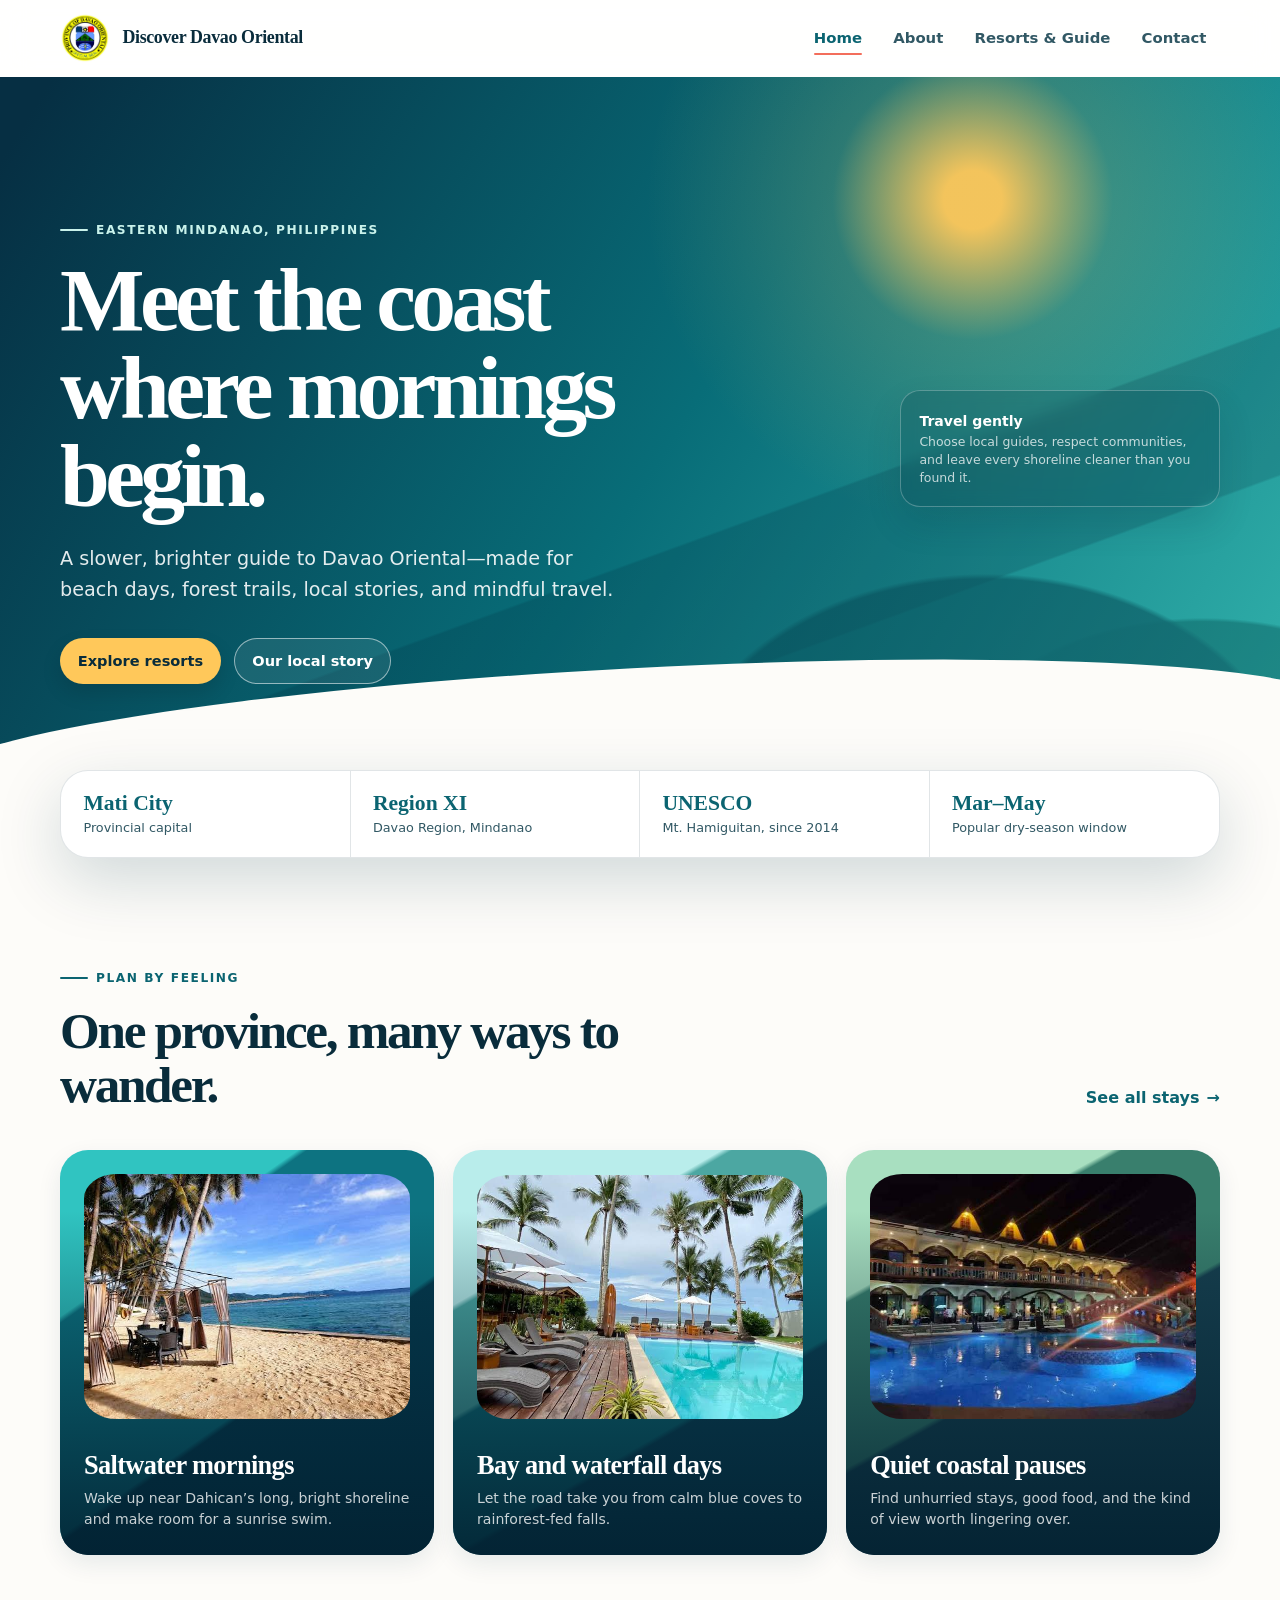
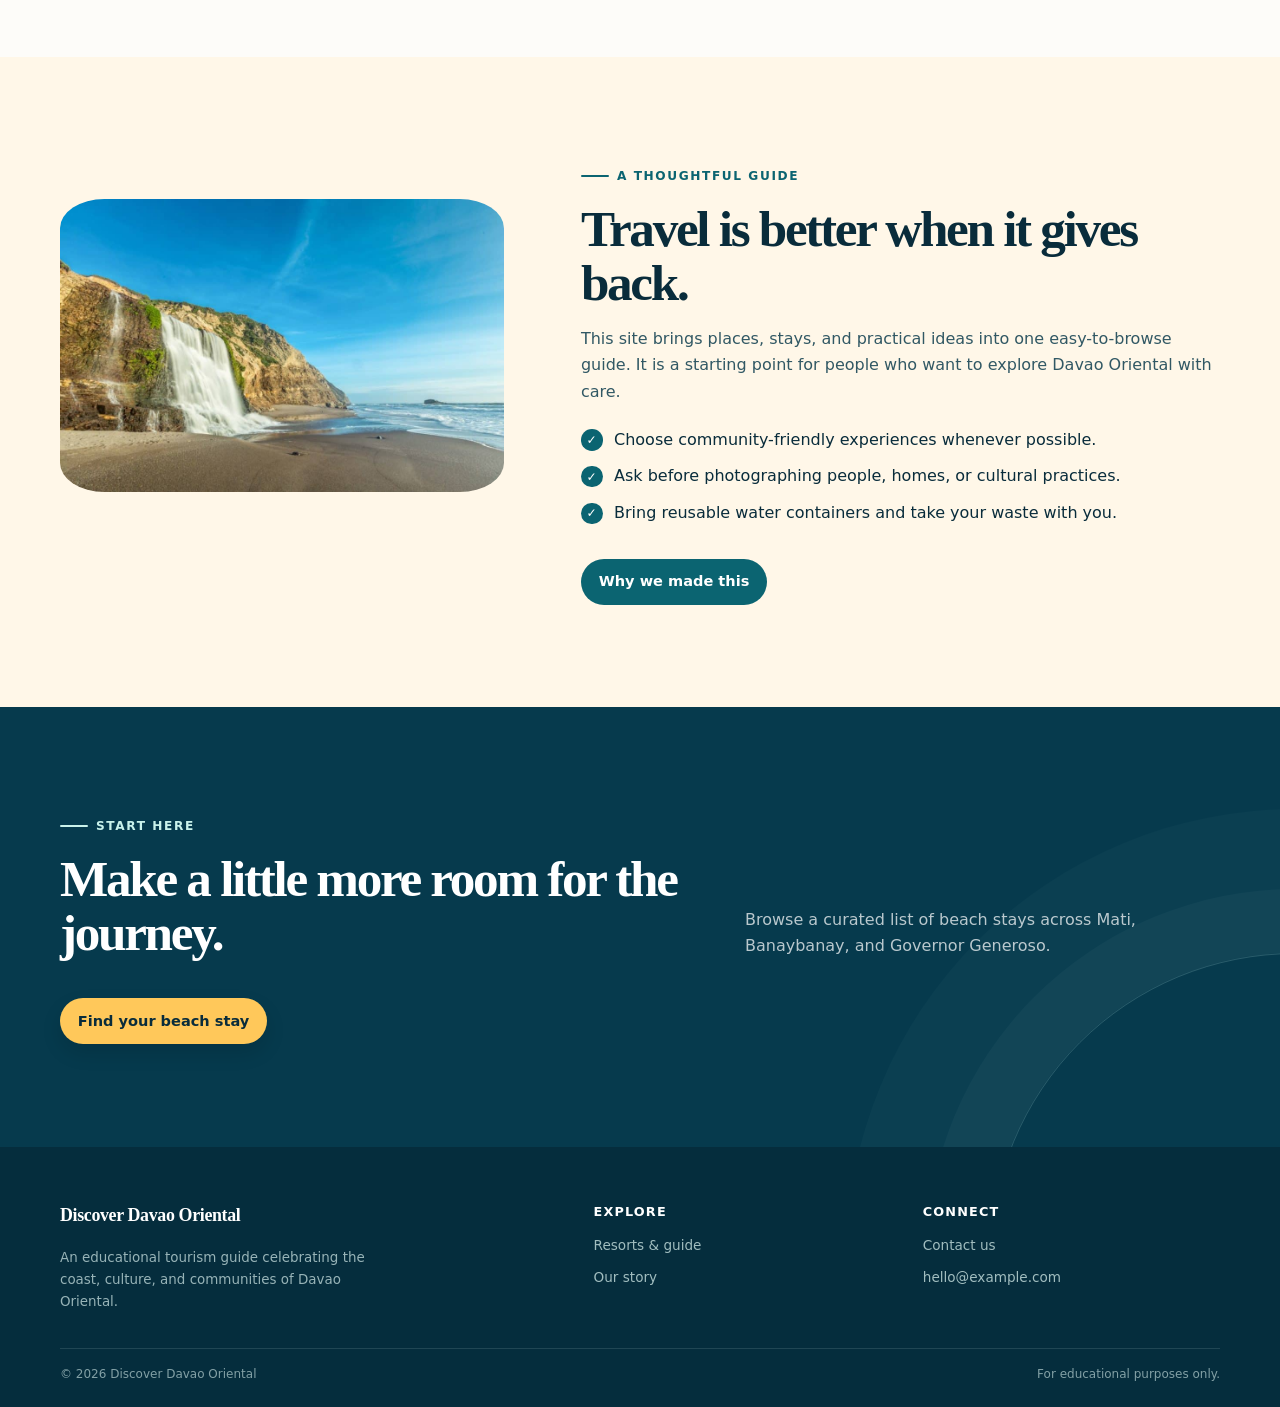
<file: index.html>
<!doctype html>
<html lang="en">

<head>
  <meta charset="utf-8">
  <meta name="viewport" content="width=device-width, initial-scale=1">
  <meta name="description" content="A polished student tourism guide to Davao Oriental, Philippines.">
  <title>Discover Davao Oriental | Coastal journeys, thoughtful travel</title>
  <link rel="stylesheet" href="css/style.css">
</head>

<body>
  <a class="skip-link" href="#main">Skip to content</a>
  <header class="site-header">
    <nav class="navbar container" aria-label="Main navigation">
      <a class="nav-brand" href="index.html" aria-label="Discover Davao Oriental home">
        <img src="Images/LP.jpg" alt="" srcset="" height="50px" width="50px" style="border-radius: 50%;">
        <span>Discover Davao Oriental</span>
      </a>
      <button class="nav-toggle" type="button" aria-label="Open navigation menu" aria-controls="navLinks"
        aria-expanded="false"><span></span><span></span><span></span></button>
      <ul class="nav-links" id="navLinks">
        <li><a class="nav-link active" href="index.html" aria-current="page">Home</a></li>
        <li><a class="nav-link" href="about.html">About</a></li>
        <li><a class="nav-link" href="resorts.html">Resorts &amp; Guide</a></li>
        <li><a class="nav-link" href="contact.html">Contact</a></li>
      </ul>
    </nav>
  </header>

  <main id="main">
    <section class="hero">
      <div class="container hero-grid">
        <div>
          <span class="eyebrow">Eastern Mindanao, Philippines</span>
          <h1>Meet the coast<br>where mornings begin.</h1>
          <p class="hero-lede">A slower, brighter guide to Davao Oriental—made for beach days, forest trails, local
            stories, and mindful travel.</p>
          <div class="hero-actions">
            <a class="btn btn-primary" href="resorts.html">Explore resorts</a>
            <a class="btn btn-secondary" href="about.html">Our local story</a>
          </div>
        </div>
        <aside class="hero-note" aria-label="Travel reminder">
          
          <div><strong>Travel gently</strong><span>Choose local guides, respect communities, and leave every shoreline
              cleaner than you found it.</span></div>
        </aside>
      </div>
    </section>

    <div class="container">
      <section class="stat-strip" aria-label="Davao Oriental quick facts">
        <div class="stat"><b>Mati City</b><span>Provincial capital</span></div>
        <div class="stat"><b>Region XI</b><span>Davao Region, Mindanao</span></div>
        <div class="stat"><b>UNESCO</b><span>Mt. Hamiguitan, since 2014</span></div>
        <div class="stat"><b>Mar–May</b><span>Popular dry-season window</span></div>
      </section>
    </div>

    <section class="section">
      <div class="container">
        <div class="section-heading">
          <div><span class="eyebrow">Plan by feeling</span>
            <h2>One province, many ways to wander.</h2>
          </div>
          <a class="text-link" href="resorts.html">See all stays</a>
        </div>
        <div class="feature-grid">
          <article class="feature-card">
            
            <img src="Images/Eldon.jpg" alt="" style="border-radius: 10%; margin-bottom: 2rem;">
            <h3>Saltwater mornings</h3>
            <p>Wake up near Dahican’s long, bright shoreline and make room for a sunrise swim.</p>
          </article>
          <article class="feature-card">
            <img src="Images/Sheppy.jpg" alt="" style="border-radius: 10%; margin-bottom: 2rem;">
            <h3>Bay and waterfall days</h3>
            <p>Let the road take you from calm blue coves to rainforest-fed falls.</p>
          </article>
          <article class="feature-card">
            <img src="Images/BB.jpg" alt="" style="border-radius: 10%; margin-bottom: 2rem;">
            <h3>Quiet coastal pauses</h3>
            <p>Find unhurried stays, good food, and the kind of view worth lingering over.</p>
          </article>
        </div>
      </div>
    </section>

    <section class="section section--cream">
      <div class="container split-content">
        <div style="min-height: 365px;"><img src="Images/1.jpg" alt="" style="border-radius: 10%;"></div>
        
        <div>
          <span class="eyebrow">A thoughtful guide</span>
          <h2>Travel is better when it gives back.</h2>
          <p>This site brings places, stays, and practical ideas into one easy-to-browse guide. It is a starting point
            for people who want to explore Davao Oriental with care.</p>
          <ul class="check-list">
            <li>Choose community-friendly experiences whenever possible.</li>
            <li>Ask before photographing people, homes, or cultural practices.</li>
            <li>Bring reusable water containers and take your waste with you.</li>
          </ul>
          <div class="hero-buttons"><a class="btn btn-ocean" href="about.html">Why we made this</a></div>
        </div>
      </div>
    </section>

    <section class="section section--ink">
      <div class="container">
        <div class="section-heading">
          <div><span class="eyebrow">Start here</span>
            <h2>Make a little more room for the journey.</h2>
          </div>
          <p>Browse a curated list of beach stays across Mati, Banaybanay, and Governor Generoso.</p>
        </div>
        <a class="btn btn-primary" href="resorts.html">Find your beach stay</a>
      </div>
    </section>
  </main>

  <footer class="site-footer">
    <div class="container footer-grid">
      <div><a class="nav-brand" href="index.html"><span>Discover
            Davao Oriental</span></a>
        <p class="footer-blurb">An educational tourism guide celebrating the coast, culture, and communities of Davao
          Oriental.</p>
      </div>
      <div>
        <h2 class="footer-title">Explore</h2>
        <ul class="footer-links">
          <li><a href="resorts.html">Resorts &amp; guide</a></li>
          <li><a href="about.html">Our story</a></li>
        </ul>
      </div>
      <div>
        <h2 class="footer-title">Connect</h2>
        <ul class="footer-links">
          <li><a href="contact.html">Contact us</a></li>
          <li><a href="mailto:hello@example.com">hello@example.com</a></li>
        </ul>
      </div>
    </div>
    <div class="container footer-bottom"><span>© 2026 Discover Davao Oriental</span><span>For educational purposes
        only.</span></div>
  </footer>
  <script src="js/script.js"></script>
</body>

</html>
</file>
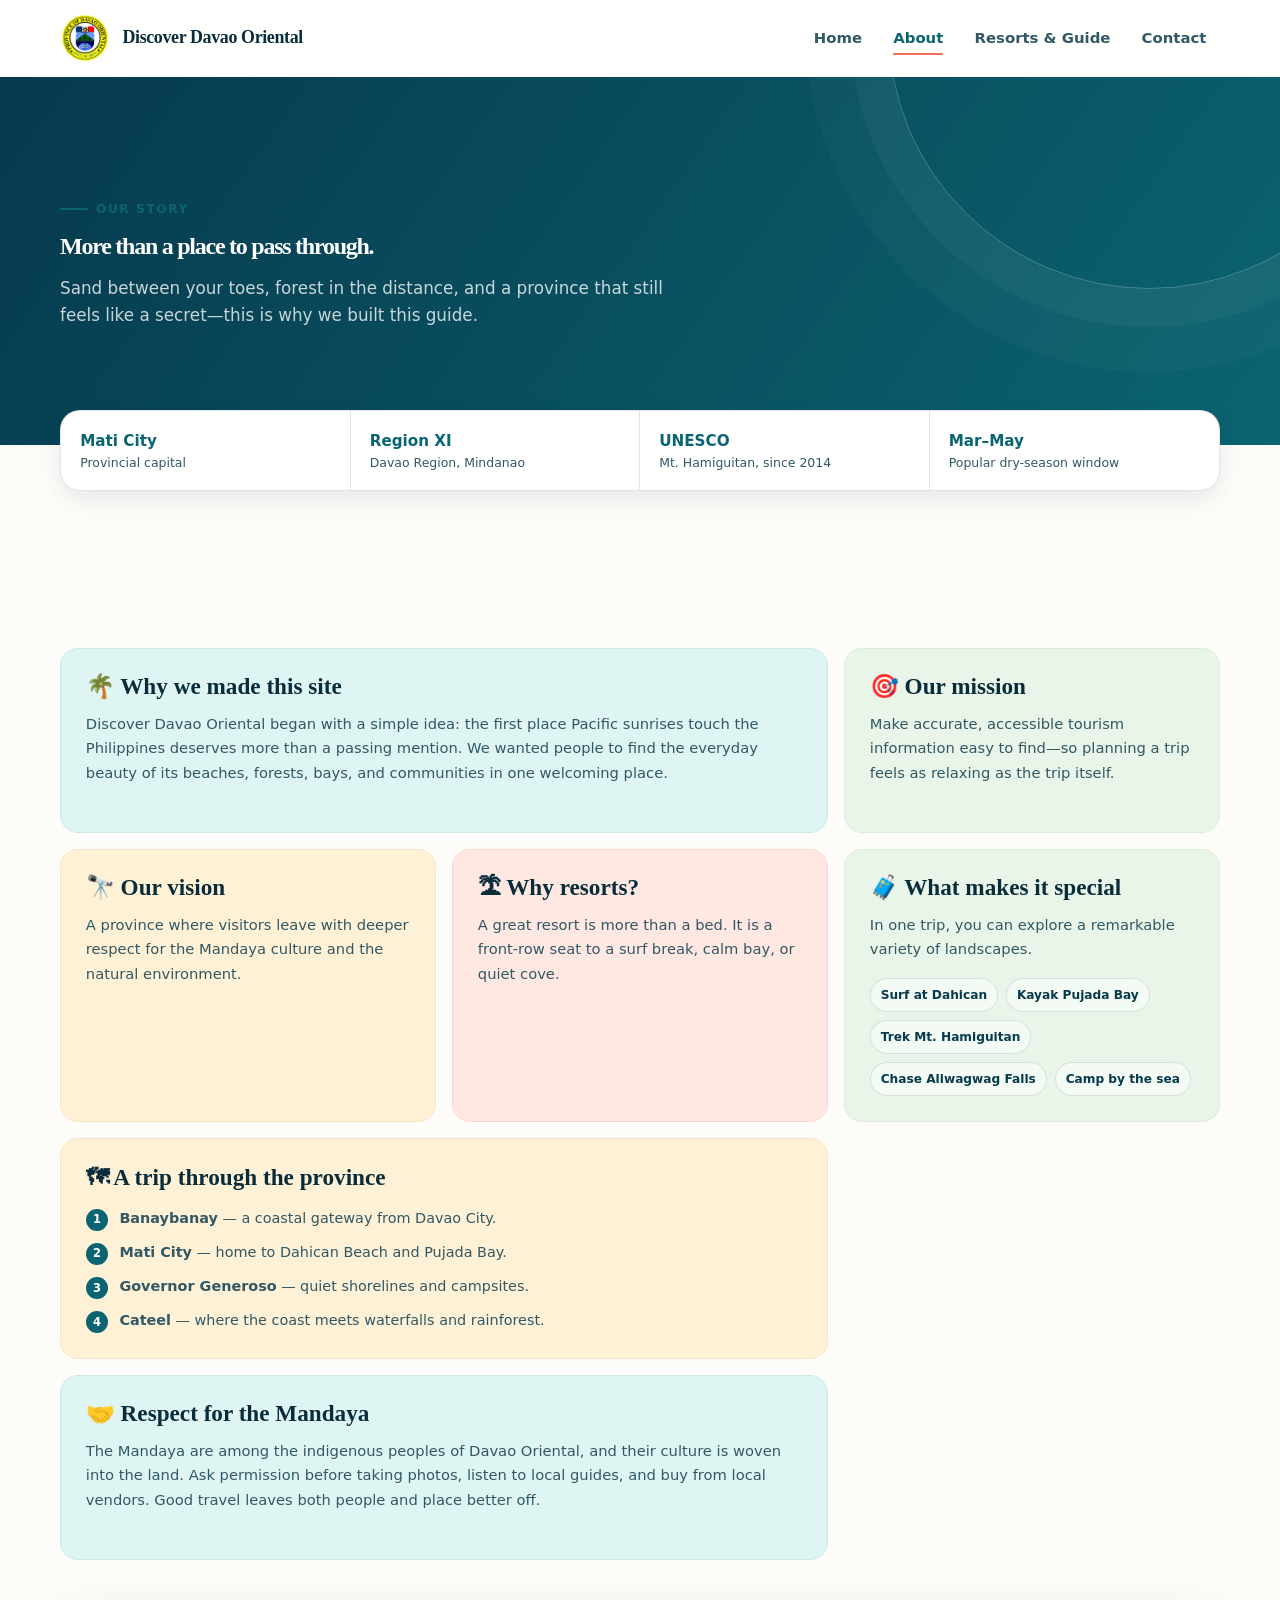
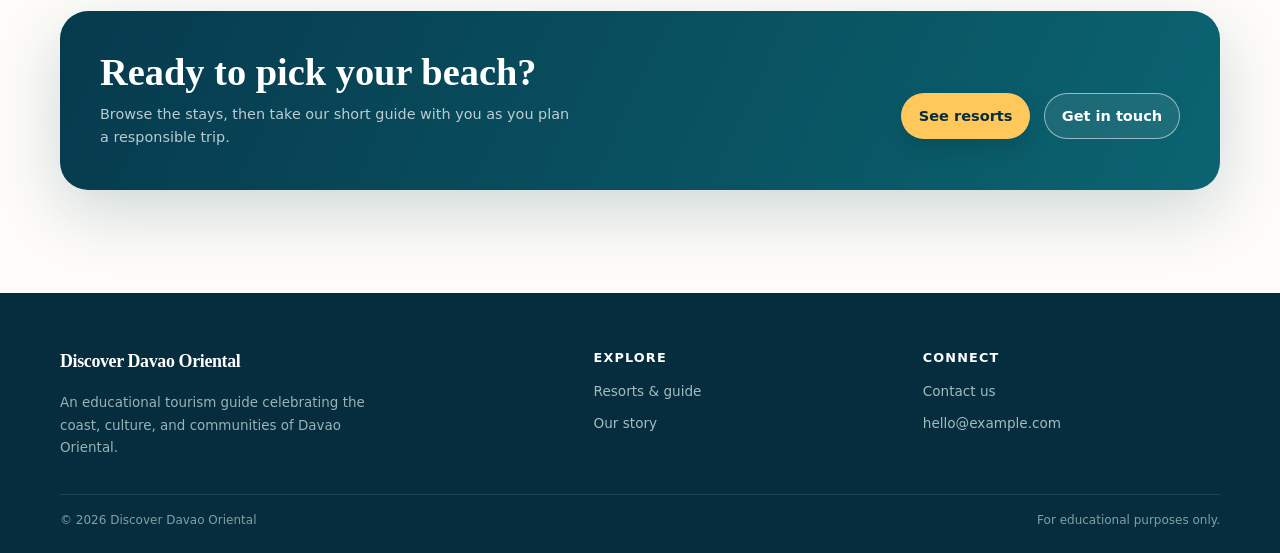
<file: about.html>
<!doctype html>
<html lang="en">

<head>
  <meta charset="utf-8">
  <meta name="viewport" content="width=device-width, initial-scale=1">
  <meta name="description" content="The mission and story behind Discover Davao Oriental.">
  <title>About | Discover Davao Oriental</title>
  <link rel="stylesheet" href="css/style.css">
</head>

<body>

  <header class="site-header">
    <nav class="navbar container" aria-label="Main navigation">
      <a class="nav-brand" href="index.html" aria-label="Discover Davao Oriental home">
        <img src="Images/LP.jpg" alt="" srcset="" height="50px" width="50px" style="border-radius: 50%;">
        <span>Discover Davao Oriental</span>
      </a>
      <button class="nav-toggle" type="button" aria-label="Open navigation menu" aria-controls="navLinks"
        aria-expanded="false"><span></span><span></span><span></span></button>
      <ul class="nav-links" id="navLinks">
        <li><a class="nav-link" href="index.html" aria-current="page">Home</a></li>
        <li><a class="nav-link active" href="about.html">About</a></li>
        <li><a class="nav-link" href="resorts.html">Resorts &amp; Guide</a></li>
        <li><a class="nav-link" href="contact.html">Contact</a></li>
      </ul>
    </nav>
  </header>
  <main id="main">
    <section class="page-hero">
      <div class="container"><span class="eyebrow">Our story</span>
        <h1>More than a place to pass through.</h1>
        <p>Sand between your toes, forest in the distance, and a province that still feels like a secret—this is why we
          built this guide.</p>
      </div>
    </section>
    <div class="container">
      <section class="fact-strip" aria-label="Davao Oriental quick facts">
        <div class="fact"><b>Mati City</b><span>Provincial capital</span></div>
        <div class="fact"><b>Region XI</b><span>Davao Region, Mindanao</span></div>
        <div class="fact"><b>UNESCO</b><span>Mt. Hamiguitan, since 2014</span></div>
        <div class="fact"><b>Mar–May</b><span>Popular dry-season window</span></div>
      </section>
    </div>
    <section class="section">
      <div class="container">
        <div class="story-grid">
          <article class="story-card wide sky">
            <h2>🌴 Why we made this site</h2>
            <p>Discover Davao Oriental began with a simple idea: the first place Pacific sunrises touch the Philippines
              deserves more than a passing mention. We wanted people to find the everyday beauty of its beaches,
              forests, bays, and communities in one welcoming place.</p>
          </article>
          <article class="story-card mint">
            <h2>🎯 Our mission</h2>
            <p>Make accurate, accessible tourism information easy to find—so planning a trip feels as relaxing as the
              trip itself.</p>
          </article>
          <article class="story-card sand">
            <h2>🔭 Our vision</h2>
            <p>A province where visitors leave with deeper respect for the Mandaya culture and the natural environment.
            </p>
          </article>
          <article class="story-card rose">
            <h2>🏝 Why resorts?</h2>
            <p>A great resort is more than a bed. It is a front-row seat to a surf break, calm bay, or quiet cove.</p>
          </article>
          <article class="story-card mint">
            <h2>🧳 What makes it special</h2>
            <p>In one trip, you can explore a remarkable variety of landscapes.</p>
            <ul class="pill-list">
              <li>Surf at Dahican</li>
              <li>Kayak Pujada Bay</li>
              <li>Trek Mt. Hamiguitan</li>
              <li>Chase Aliwagwag Falls</li>
              <li>Camp by the sea</li>
            </ul>
          </article>
          <article class="story-card wide sand">
            <h2>🗺 A trip through the province</h2>
            <ol class="timeline">
              <li><strong>Banaybanay</strong> — a coastal gateway from Davao City.</li>
              <li><strong>Mati City</strong> — home to Dahican Beach and Pujada Bay.</li>
              <li><strong>Governor Generoso</strong> — quiet shorelines and campsites.</li>
              <li><strong>Cateel</strong> — where the coast meets waterfalls and rainforest.</li>
            </ol>
          </article>
          <article class="story-card wide sky">
            <h2>🤝 Respect for the Mandaya</h2>
            <p>The Mandaya are among the indigenous peoples of Davao Oriental, and their culture is woven into the land.
              Ask permission before taking photos, listen to local guides, and buy from local vendors. Good travel
              leaves both people and place better off.</p>
          </article>
        </div>
        <div class="callout">
          <div>
            <h2>Ready to pick your beach?</h2>
            <p>Browse the stays, then take our short guide with you as you plan a responsible trip.</p>
          </div>
          <div class="hero-buttons"><a class="btn btn-primary" href="resorts.html">See resorts</a><a
              class="btn btn-secondary" href="contact.html">Get in touch</a></div>
        </div>
      </div>
    </section>
  </main>
  <footer class="site-footer">
    <div class="container footer-grid">
      <div><a class="nav-brand" href="index.html"></span><span>Discover
            Davao Oriental</span></a>
        <p class="footer-blurb">An educational tourism guide celebrating the coast, culture, and communities of Davao
          Oriental.</p>
      </div>
      <div>
        <h2 class="footer-title">Explore</h2>
        <ul class="footer-links">
          <li><a href="resorts.html">Resorts &amp; guide</a></li>
          <li><a href="about.html">Our story</a></li>
        </ul>
      </div>
      <div>
        <h2 class="footer-title">Connect</h2>
        <ul class="footer-links">
          <li><a href="contact.html">Contact us</a></li>
          <li><a href="mailto:hello@example.com">hello@example.com</a></li>
        </ul>
      </div>
    </div>
    <div class="container footer-bottom"><span>© 2026 Discover Davao Oriental</span><span>For educational purposes
        only.</span></div>
  </footer>
  <script src="js/script.js"></script>
</body>

</html>
</file>
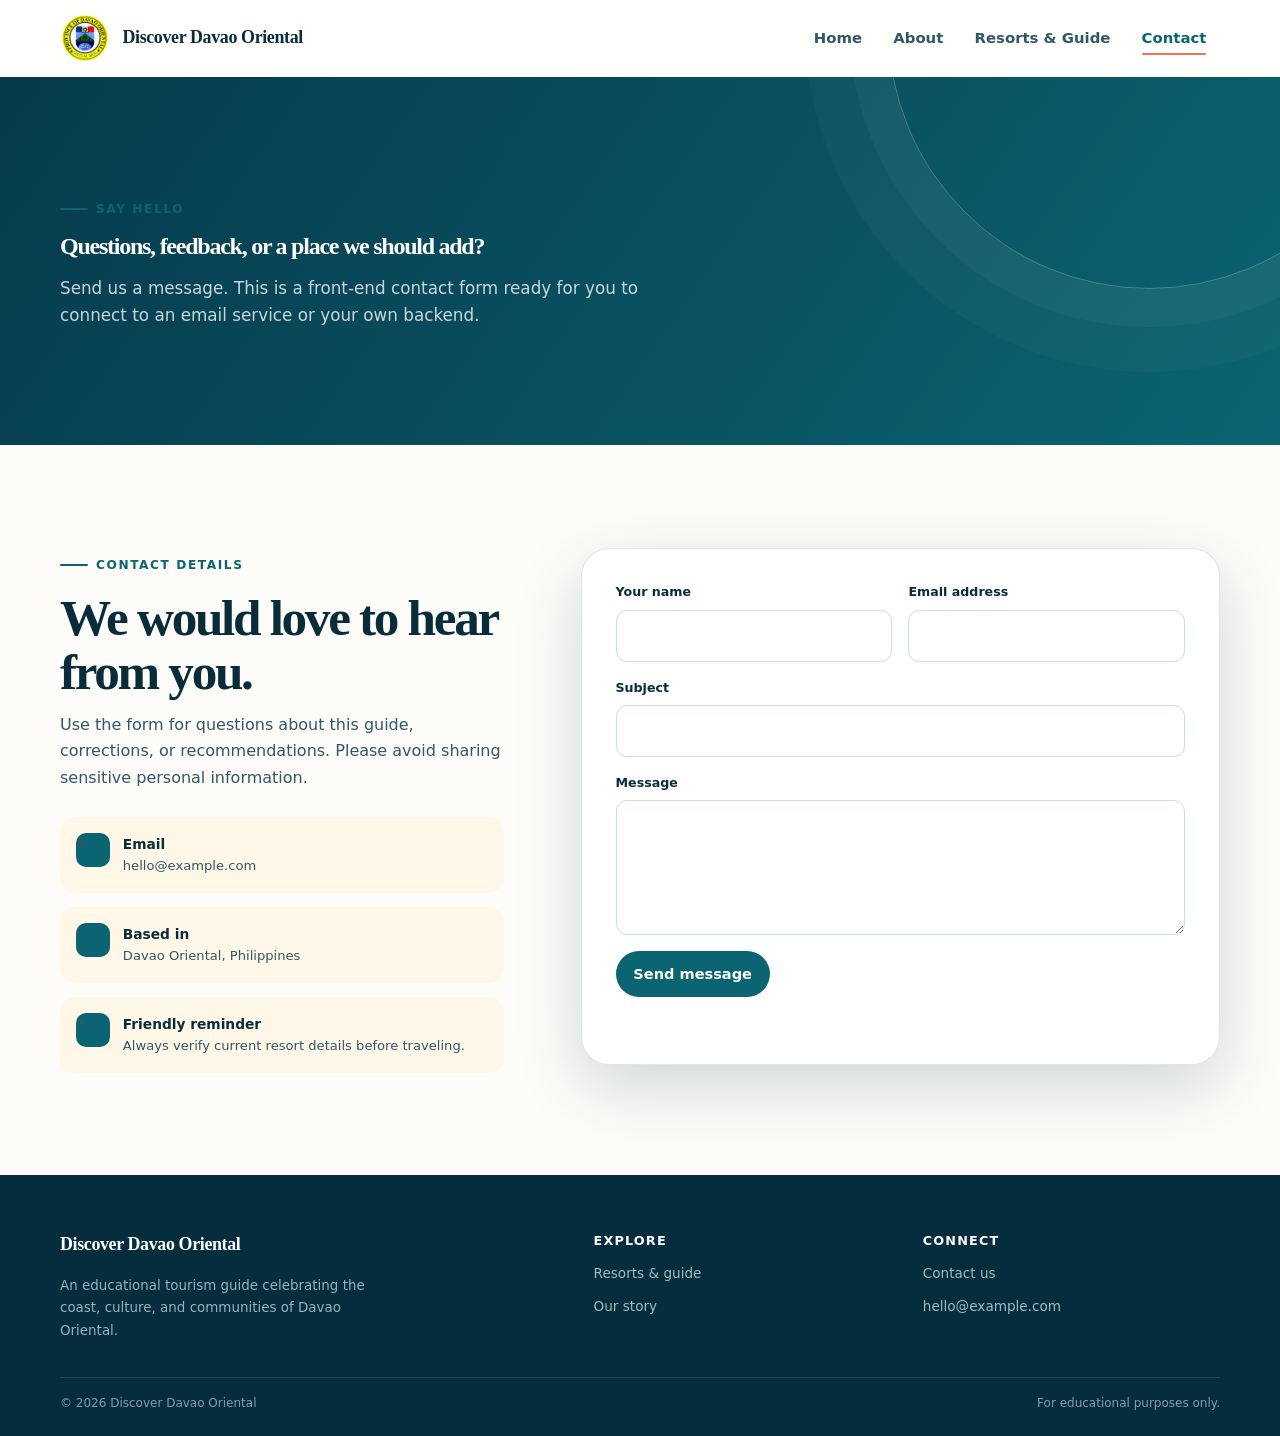
<file: contact.html>
<!doctype html>
<html lang="en">

<head>
  <meta charset="utf-8">
  <meta name="viewport" content="width=device-width, initial-scale=1">
  <meta name="description" content="Contact Discover Davao Oriental with a question or feedback.">
  <title>Contact | Discover Davao Oriental</title>
  <link rel="stylesheet" href="css/style.css">
</head>

<body>
  <a class="skip-link" href="#main">Skip to content</a>
  <header class="site-header">
    <nav class="navbar container" aria-label="Main navigation">
      <a class="nav-brand" href="index.html" aria-label="Discover Davao Oriental home">
        <img src="Images/LP.jpg" alt="" srcset="" height="50px" width="50px" style="border-radius: 50%;">
        <span>Discover Davao Oriental</span>
      </a>
      <button class="nav-toggle" type="button" aria-label="Open navigation menu" aria-controls="navLinks"
        aria-expanded="false"><span></span><span></span><span></span></button>
      <ul class="nav-links" id="navLinks">
        <li><a class="nav-link" href="index.html" aria-current="page">Home</a></li>
        <li><a class="nav-link" href="about.html">About</a></li>
        <li><a class="nav-link" href="resorts.html">Resorts &amp; Guide</a></li>
        <li><a class="nav-link active" href="contact.html">Contact</a></li>
      </ul>
    </nav>
  </header>
  <main id="main">
    <section class="page-hero">
      <div class="container"><span class="eyebrow">Say hello</span>
        <h1>Questions, feedback, or a place we should add?</h1>
        <p>Send us a message. This is a front-end contact form ready for you to connect to an email service or your own
          backend.</p>
      </div>
    </section>
    <section class="section">
      <div class="container contact-layout">
        <div><span class="eyebrow">Contact details</span>
          <h2 class="section-title">We would love to hear from you.</h2>
          <p class="section-subtitle">Use the form for questions about this guide, corrections, or recommendations.
            Please avoid sharing sensitive personal information.</p>
          <div class="contact-points">
            <div class="contact-point"><span class="contact-icon" aria-hidden="true">✉</span>
              <div><strong>Email</strong><span>hello@example.com</span></div>
            </div>
            <div class="contact-point"><span class="contact-icon" aria-hidden="true">⌖</span>
              <div><strong>Based in</strong><span>Davao Oriental, Philippines</span></div>
            </div>
            <div class="contact-point"><span class="contact-icon" aria-hidden="true">☀</span>
              <div><strong>Friendly reminder</strong><span>Always verify current resort details before traveling.</span>
              </div>
            </div>
          </div>
        </div>
        <form class="contact-form" id="contactForm" novalidate>
          <div class="form-row">
            <div class="field"><label for="name">Your name</label><input id="name" name="name" type="text"
                autocomplete="name" required></div>
            <div class="field"><label for="email">Email address</label><input id="email" name="email" type="email"
                autocomplete="email" required></div>
          </div>
          <div class="field"><label for="subject">Subject</label><input id="subject" name="subject" type="text"
              required></div>
          <div class="field"><label for="message">Message</label><textarea id="message" name="message"
              required></textarea></div><button class="btn btn-ocean" type="submit">Send message</button>
          <p class="form-status" id="formStatus" aria-live="polite"></p>
        </form>
      </div>
    </section>
  </main>
  <footer class="site-footer">
    <div class="container footer-grid">
      <div><a class="nav-brand" href="index.html"><span>Discover
            Davao Oriental</span></a>
        <p class="footer-blurb">An educational tourism guide celebrating the coast, culture, and communities of Davao
          Oriental.</p>
      </div>
      <div>
        <h2 class="footer-title">Explore</h2>
        <ul class="footer-links">
          <li><a href="resorts.html">Resorts &amp; guide</a></li>
          <li><a href="about.html">Our story</a></li>
        </ul>
      </div>
      <div>
        <h2 class="footer-title">Connect</h2>
        <ul class="footer-links">
          <li><a href="contact.html">Contact us</a></li>
          <li><a href="mailto:hello@example.com">hello@example.com</a></li>
        </ul>
      </div>
    </div>
    <div class="container footer-bottom"><span>© 2026 Discover Davao Oriental</span><span>For educational purposes
        only.</span></div>
  </footer>
  <script src="js/script.js"></script>
</body>

</html>
</file>
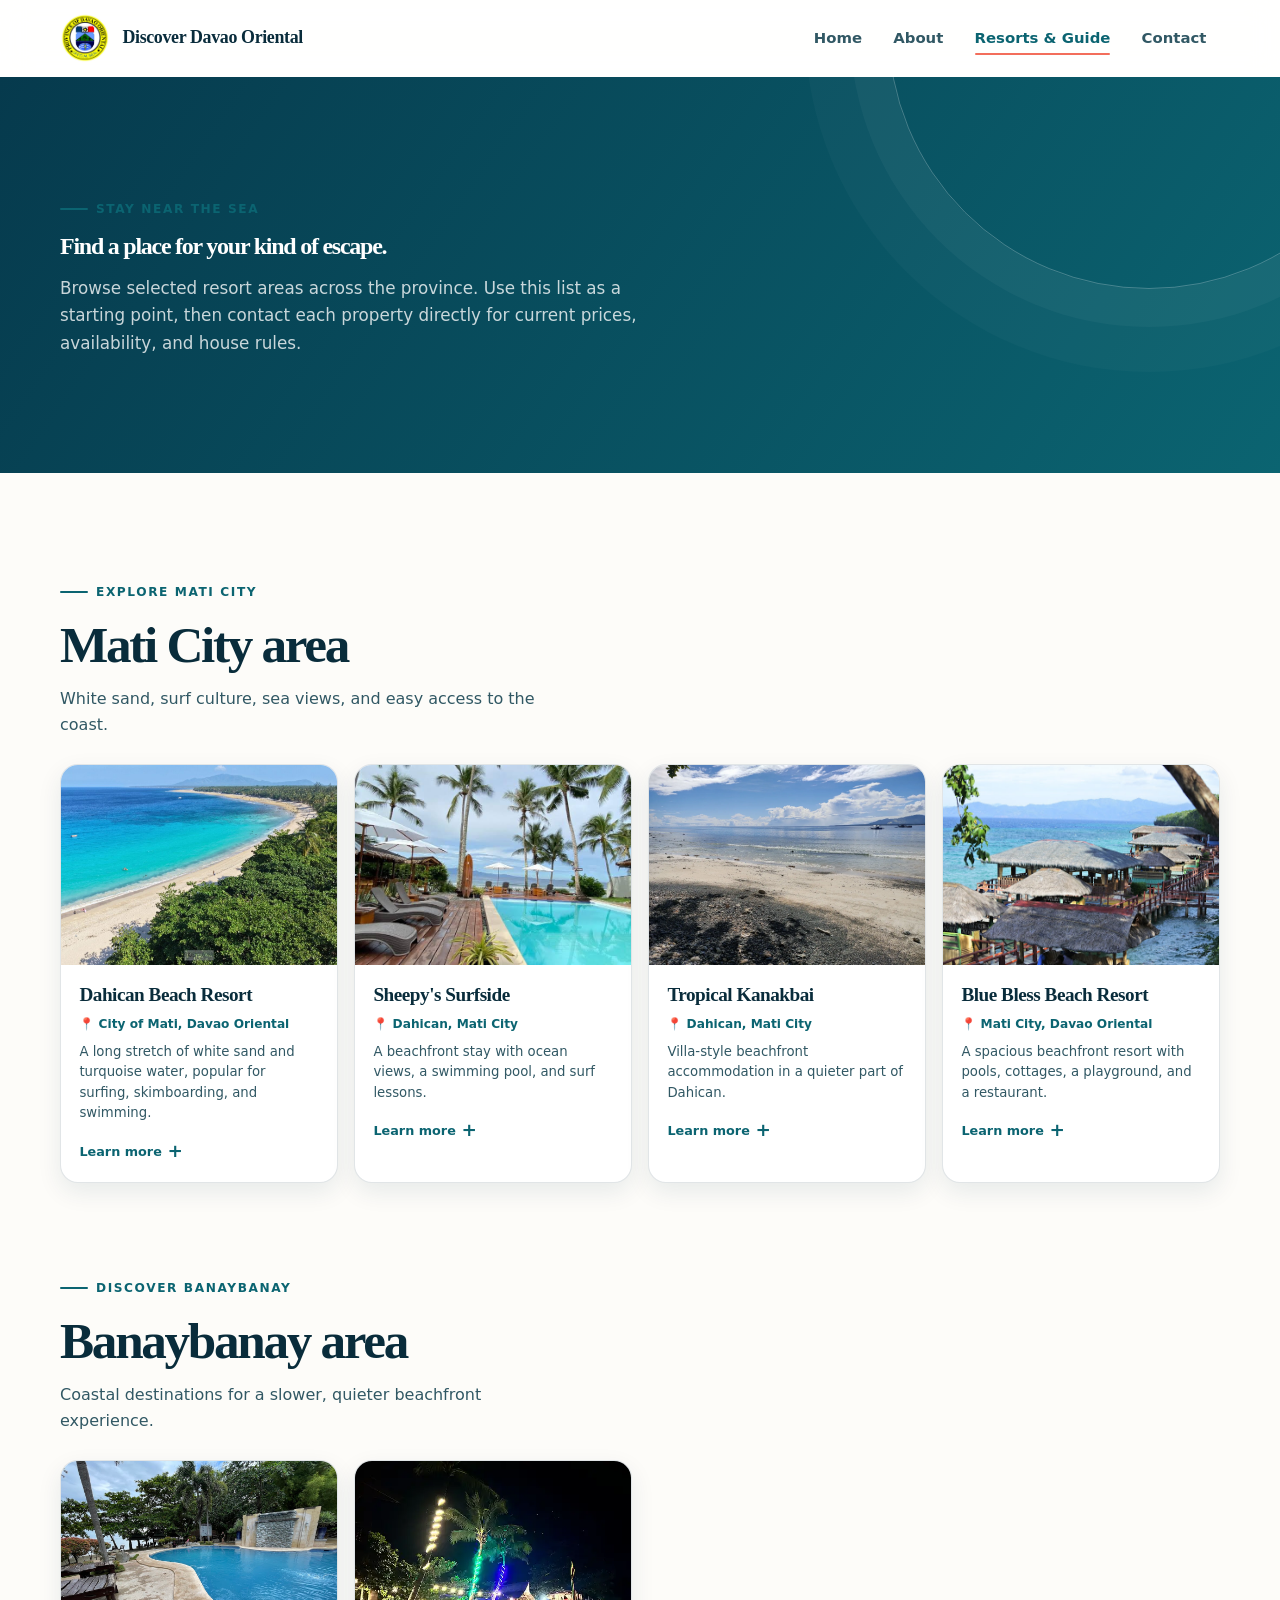
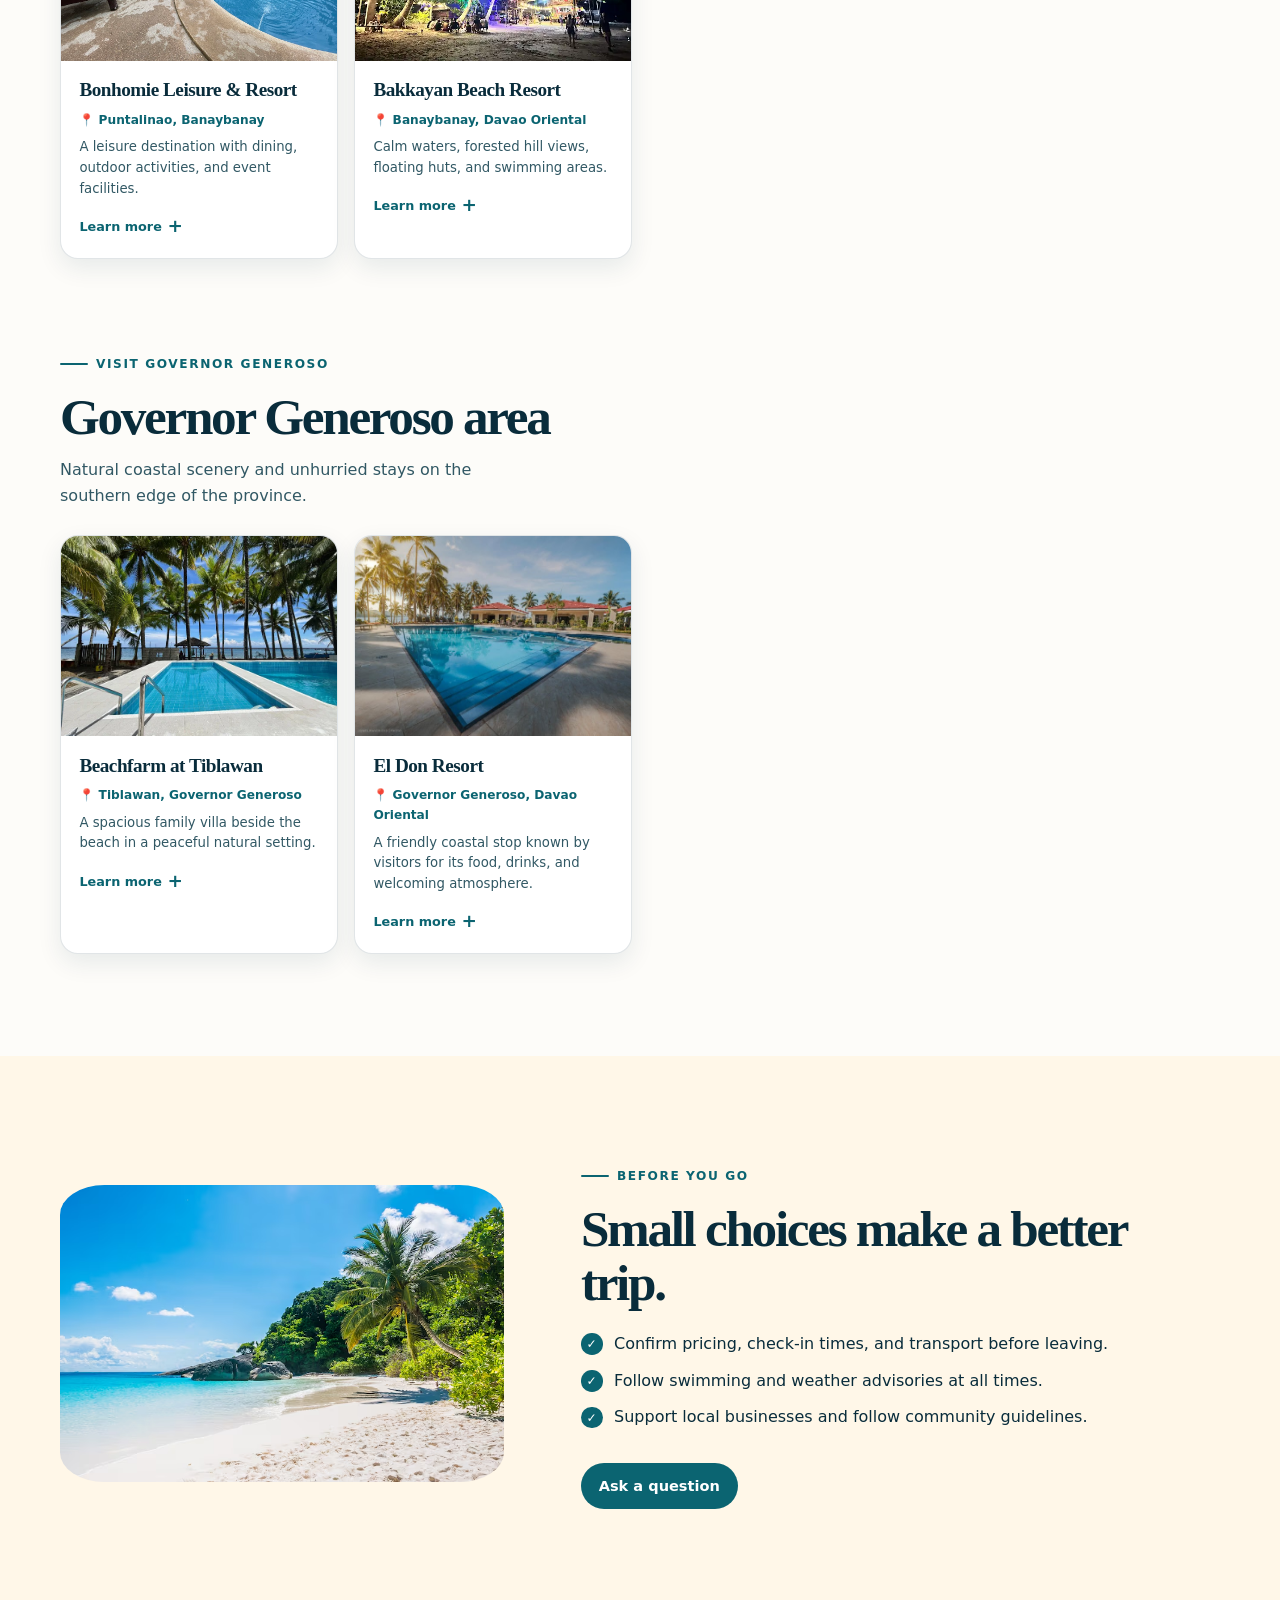
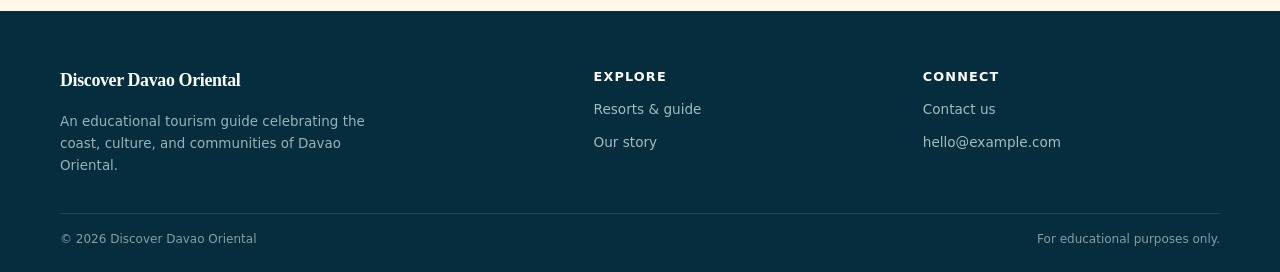
<file: resorts.html>
<!doctype html>
<html lang="en">

<head>
    <meta charset="utf-8">
    <meta name="viewport" content="width=device-width, initial-scale=1">
    <meta name="description" content="Selected beach resorts and travel ideas in Davao Oriental.">
    <title>Resorts & Guide | Discover Davao Oriental</title>
    <link rel="stylesheet" href="css/style.css">
</head>

<body>
    <a class="skip-link" href="#main">Skip to content</a>
    <header class="site-header">
        <nav class="navbar container" aria-label="Main navigation">
            <a class="nav-brand" href="index.html" aria-label="Discover Davao Oriental home">
                <img src="Images/LP.jpg" alt="" srcset="" height="50px" width="50px" style="border-radius: 50%;">
                <span>Discover Davao Oriental</span>
            </a>
            <button class="nav-toggle" type="button" aria-label="Open navigation menu" aria-controls="navLinks"
                aria-expanded="false"><span></span><span></span><span></span></button>
            <ul class="nav-links" id="navLinks">
                <li><a class="nav-link" href="index.html" aria-current="page">Home</a></li>
                <li><a class="nav-link" href="about.html">About</a></li>
                <li><a class="nav-link active" href="resorts.html">Resorts &amp; Guide</a></li>
                <li><a class="nav-link" href="contact.html">Contact</a></li>
            </ul>
        </nav>
    </header>
    <main id="main">
        <section class="page-hero">
            <div class="container"><span class="eyebrow">Stay near the sea</span>
                <h1>Find a place for your kind of escape.</h1>
                <p>Browse selected resort areas across the province. Use this list as a starting point, then contact
                    each property directly for current prices, availability, and house rules.</p>
            </div>
        </section>
        <section class="section">
            <div class="container">
                <div class="resort-area">
                    <header class="resort-area-header"><span class="eyebrow">Explore Mati City</span>
                        <h2 class="section-title">Mati City area</h2>
                        <p class="section-subtitle">White sand, surf culture, sea views, and easy access to the coast.
                        </p>
                    </header>
                    <div class="resort-grid">
                        <article class="resort-card">
                            <div><img src="Images/2.jpg" alt="" width="500px" height="200px"></div>
                            <div class="resort-body">
                                <h3>Dahican Beach Resort</h3>
                                <p class="resort-location">📍 City of Mati, Davao Oriental</p>
                                <p class="resort-description">A long stretch of white sand and turquoise water, popular
                                    for surfing, skimboarding, and swimming.</p>
                                <details>
                                    <summary>Learn more</summary>
                                    <div class="resort-details">A great base for sunrise watching and beach activities.
                                        <ul>
                                            <li>Surfing and skimboarding</li>
                                            <li>Swimming and beach walks</li>
                                            <li>Keep the shoreline clean</li>
                                        </ul>
                                    </div>
                                </details>
                            </div>
                        </article>
                        <article class="resort-card">
                            <div><img src="Images/Sheppy.jpg" alt="" width="500px" height="200px"></div>
                            <div class="resort-body">
                                <h3>Sheepy's Surfside</h3>
                                <p class="resort-location">📍 Dahican, Mati City</p>
                                <p class="resort-description">A beachfront stay with ocean views, a swimming pool, and
                                    surf lessons.</p>
                                <details>
                                    <summary>Learn more</summary>
                                    <div class="resort-details">Ideal for travelers looking for an active beach day and
                                        a relaxed place to wind down.</div>
                                </details>
                            </div>
                        </article>
                        <article class="resort-card">
                            <div><img src="Images/3.webp" width="500px" height="200px"></div>
                            <div class="resort-body">
                                <h3>Tropical Kanakbai</h3>
                                <p class="resort-location">📍 Dahican, Mati City</p>
                                <p class="resort-description">Villa-style beachfront accommodation in a quieter part of
                                    Dahican.</p>
                                <details>
                                    <summary>Learn more</summary>
                                    <div class="resort-details">Consider this area if you want to be near the beach
                                        without the busiest stretch of shoreline.</div>
                                </details>
                            </div>
                        </article>
                        <article class="resort-card">
                            <div><img src="Images/4.JPG" width="500px" height="200px"></div>
                            <div class="resort-body">
                                <h3>Blue Bless Beach Resort</h3>
                                <p class="resort-location">📍 Mati City, Davao Oriental</p>
                                <p class="resort-description">A spacious beachfront resort with pools, cottages, a
                                    playground, and a restaurant.</p>
                                <details>
                                    <summary>Learn more</summary>
                                    <div class="resort-details">A family-oriented option for longer beach days and group
                                        gatherings.</div>
                                </details>
                            </div>
                        </article>
                    </div>
                </div>
                <div class="resort-area">
                    <header class="resort-area-header"><span class="eyebrow">Discover Banaybanay</span>
                        <h2 class="section-title">Banaybanay area</h2>
                        <p class="section-subtitle">Coastal destinations for a slower, quieter beachfront experience.
                        </p>
                    </header>
                    <div class="resort-grid">
                        <article class="resort-card">
                            <div><img src="Images/5.jpg" width="500px" height="200px"></div>
                            <div class="resort-body">
                                <h3>Bonhomie Leisure &amp; Resort</h3>
                                <p class="resort-location">📍 Puntalinao, Banaybanay</p>
                                <p class="resort-description">A leisure destination with dining, outdoor activities, and
                                    event facilities.</p>
                                <details>
                                    <summary>Learn more</summary>
                                    <div class="resort-details">A good option for groups looking for a day trip or an
                                        event-friendly setting.</div>
                                </details>
                            </div>
                        </article>
                        <article class="resort-card">
                            <div><img src="Images/6.webp" width="500px" height="200px"></div>
                            <div class="resort-body">
                                <h3>Bakkayan Beach Resort</h3>
                                <p class="resort-location">📍 Banaybanay, Davao Oriental</p>
                                <p class="resort-description">Calm waters, forested hill views, floating huts, and
                                    swimming areas.</p>
                                <details>
                                    <summary>Learn more</summary>
                                    <div class="resort-details">Pack light, respect safety guidelines, and help keep the
                                        water clean.</div>
                                </details>
                            </div>
                        </article>
                    </div>
                </div>
                <div class="resort-area">
                    <header class="resort-area-header"><span class="eyebrow">Visit Governor Generoso</span>
                        <h2 class="section-title">Governor Generoso area</h2>
                        <p class="section-subtitle">Natural coastal scenery and unhurried stays on the southern edge of
                            the province.</p>
                    </header>
                    <div class="resort-grid">
                        <article class="resort-card">
                            <div><img src="Images/7.webp" width="500px" height="200px"></div>
                            <div class="resort-body">
                                <h3>Beachfarm at Tiblawan</h3>
                                <p class="resort-location">📍 Tiblawan, Governor Generoso</p>
                                <p class="resort-description">A spacious family villa beside the beach in a peaceful
                                    natural setting.</p>
                                <details>
                                    <summary>Learn more</summary>
                                    <div class="resort-details">A stay suited to travelers who want a calm, self-paced
                                        beach break.</div>
                                </details>
                            </div>
                        </article>
                        <article class="resort-card">
                            <div><img src="Images/8.jpg" width="500px" height="200px"></div>
                            <div class="resort-body">
                                <h3>El Don Resort</h3>
                                <p class="resort-location">📍 Governor Generoso, Davao Oriental</p>
                                <p class="resort-description">A friendly coastal stop known by visitors for its food,
                                    drinks, and welcoming atmosphere.</p>
                                <details>
                                    <summary>Learn more</summary>
                                    <div class="resort-details">Availability and amenities can change—contact the resort
                                        before traveling.</div>
                                </details>
                            </div>
                        </article>
                    </div>
                </div>
            </div>
        </section>
        <section class="section section--cream">
            <div class="container split-content">
                <div><img src="Images/9.avif" alt="" srcset="" style="border-radius: 10%;"></div>
                <div><span class="eyebrow">Before you go</span>
                    <h2>Small choices make a better trip.</h2>
                    <ul class="check-list">
                        <li>Confirm pricing, check-in times, and transport before leaving.</li>
                        <li>Follow swimming and weather advisories at all times.</li>
                        <li>Support local businesses and follow community guidelines.</li>
                    </ul>
                    <div class="hero-buttons"><a class="btn btn-ocean" href="contact.html">Ask a question</a></div>
                </div>
            </div>
        </section>
    </main>
    <footer class="site-footer">
        <div class="container footer-grid">
            <div><a class="nav-brand" href="index.html"><span>Discover Davao Oriental</span></a>
                <p class="footer-blurb">An educational tourism guide celebrating the coast, culture, and communities of
                    Davao Oriental.</p>
            </div>
            <div>
                <h2 class="footer-title">Explore</h2>
                <ul class="footer-links">
                    <li><a href="resorts.html">Resorts &amp; guide</a></li>
                    <li><a href="about.html">Our story</a></li>
                </ul>
            </div>
            <div>
                <h2 class="footer-title">Connect</h2>
                <ul class="footer-links">
                    <li><a href="contact.html">Contact us</a></li>
                    <li><a href="mailto:hello@example.com">hello@example.com</a></li>
                </ul>
            </div>
        </div>
        <div class="container footer-bottom"><span>© 2026 Discover Davao Oriental</span><span>For educational purposes
                only.</span></div>
    </footer>
    <script src="js/script.js"></script>
</body>

</html>
</file>
<file: css/style.css>
/*
  Discover Davao Oriental — responsive site stylesheet
  No image dependency: the visual “postcards” are CSS backgrounds.
  Replace a .resort-visual with a real <img> later if preferred.
*/
:root {
  --ink: #092c3b;
  --ink-soft: #315864;
  --ocean-900: #063a4d;
  --ocean-700: #0b6471;
  --ocean-500: #0b9a9d;
  --aqua: #c9f2eb;
  --sand: #fff7e8;
  --sand-deep: #f3dfba;
  --coral: #f36e5c;
  --sun: #ffc85a;
  --white: #fff;
  --line: rgba(9, 44, 59, .12);
  --shadow-sm: 0 9px 25px rgba(6, 58, 77, .09);
  --shadow-lg: 0 22px 65px rgba(6, 58, 77, .18);
  --radius-md: 18px;
  --radius-lg: 28px;
  --radius-xl: 40px;
  --container: 1160px;
}

* {
  box-sizing: border-box;
}

html {
  scroll-behavior: smooth;
}

body {
  min-width: 320px;
  margin: 0;
  color: var(--ink);
  background: #fdfcf9;
  font-family: Inter, ui-sans-serif, system-ui, -apple-system, BlinkMacSystemFont, "Segoe UI", sans-serif;
  font-size: 16px;
  line-height: 1.65;
}

body::selection {
  color: var(--ink);
  background: var(--sun);
}

img {
  display: block;
  max-width: 100%;
}

a {
  color: inherit;
  text-decoration: none;
}

button,
input,
textarea {
  font: inherit;
}

button {
  cursor: pointer;
}

:focus-visible {
  outline: 3px solid var(--sun);
  outline-offset: 4px;
}

.skip-link {
  position: fixed;
  z-index: 100;
  left: 1rem;
  top: -4rem;
  padding: .65rem 1rem;
  border-radius: 999px;
  color: var(--ink);
  background: var(--sun);
  font-weight: 800;
  transition: top .2s ease;
}

.skip-link:focus {
  top: 1rem;
}

.container {
  width: min(calc(100% - 2.5rem), var(--container));
  margin-inline: auto;
}

.section {
  padding: clamp(4.25rem, 8vw, 7rem) 0;
}

.section--cream {
  background: var(--sand);
}

.section--ink {
  position: relative;
  overflow: hidden;
  color: var(--white);
  background: var(--ocean-900);
}

.section--ink::after {
  content: "";
  position: absolute;
  width: 38rem;
  height: 38rem;
  border-radius: 50%;
  right: -20rem;
  bottom: -26rem;
  border: 1px solid rgba(201, 242, 235, .18);
  box-shadow: 0 0 0 4rem rgba(201, 242, 235, .03), 0 0 0 9rem rgba(201, 242, 235, .025);
}

.section--ink>.container {
  position: relative;
  z-index: 1;
}

/* Header and navigation */
.site-header {
  position: sticky;
  z-index: 30;
  top: 0;
  border-bottom: 1px solid transparent;
  background: rgba(255, 255, 255, .86);
  backdrop-filter: blur(15px);
}

.site-header.is-scrolled {
  border-color: var(--line);
  box-shadow: 0 5px 22px rgba(6, 58, 77, .06);
}

.navbar {
  min-height: 76px;
  display: flex;
  align-items: center;
  justify-content: space-between;
  gap: 1.5rem;
}

.nav-brand {
  display: inline-flex;
  gap: .78rem;
  align-items: center;
  min-width: 0;
  font-family: Georgia, "Times New Roman", serif;
  font-size: 1.12rem;
  font-weight: 800;
  letter-spacing: -.02em;
}

.brand-mark {
  width: 40px;
  height: 40px;
  flex: 0 0 auto;
  display: grid;
  place-items: center;
  border-radius: 13px 13px 13px 4px;
  color: #fff;
  background: linear-gradient(145deg, var(--ocean-700), var(--ocean-900));
  box-shadow: 0 7px 16px rgba(11, 100, 113, .24);
}

.brand-mark svg {
  width: 23px;
  height: 23px;
}

.nav-links {
  display: flex;
  align-items: center;
  gap: .25rem;
  padding: 0;
  margin: 0;
  list-style: none;
}

.nav-link {
  position: relative;
  display: block;
  padding: .65rem .85rem;
  color: var(--ink-soft);
  font-size: .93rem;
  font-weight: 750;
  transition: color .2s ease;
}

.nav-link::after {
  content: "";
  position: absolute;
  height: 2px;
  left: .85rem;
  right: .85rem;
  bottom: .35rem;
  border-radius: 5px;
  background: var(--coral);
  transform: scaleX(0);
  transition: transform .2s ease;
}

.nav-link:hover,
.nav-link.active {
  color: var(--ocean-700);
}

.nav-link:hover::after,
.nav-link.active::after {
  transform: scaleX(1);
}

.nav-toggle {
  display: none;
  width: 43px;
  height: 43px;
  padding: 0;
  border: 1px solid var(--line);
  border-radius: 13px;
  color: var(--ink);
  background: #fff;
}

.nav-toggle span {
  display: block;
  width: 20px;
  height: 2px;
  margin: 4px auto;
  border-radius: 3px;
  background: currentColor;
  transition: transform .2s, opacity .2s;
}

/* Hero */
.hero {
  isolation: isolate;
  position: relative;
  overflow: hidden;
  min-height: min(720px, calc(100svh - 76px));
  display: grid;
  align-items: center;
  color: #fff;
  background: radial-gradient(circle at 76% 16%, rgba(255, 200, 90, .95) 0 2.5%, rgba(255, 200, 90, .15) 12%, transparent 28%), linear-gradient(122deg, #062f43 3%, #086d78 51%, #34b6af 100%);
}

.hero::before {
  content: "";
  position: absolute;
  inset: 0;
  z-index: -1;
  opacity: .52;
  background-image: linear-gradient(160deg, transparent 0 58%, rgba(0, 35, 54, .34) 58.2% 70%, transparent 70.2%), radial-gradient(ellipse at 77% 95%, rgba(2, 61, 75, .9) 0 22%, transparent 22.5%), radial-gradient(ellipse at 94% 87%, rgba(4, 77, 79, .75) 0 13%, transparent 13.4%);
}

.hero::after {
  content: "";
  position: absolute;
  z-index: -1;
  height: 18rem;
  left: -5%;
  right: -5%;
  bottom: -7rem;
  background: #fdfcf9;
  border-radius: 50% 50% 0 0 / 26% 26% 0 0;
  transform: rotate(-3deg);
}

.hero-grid {
  display: grid;
  grid-template-columns: minmax(0, 1fr) minmax(270px, .7fr);
  gap: 3rem;
  align-items: center;
  padding: clamp(5.5rem, 11vw, 8.5rem) 0 10rem;
}

.eyebrow {
  display: inline-flex;
  align-items: center;
  gap: .5rem;
  margin-bottom: 1rem;
  color: var(--ocean-700);
  font-size: .76rem;
  font-weight: 850;
  letter-spacing: .13em;
  text-transform: uppercase;
}

.eyebrow::before {
  content: "";
  width: 28px;
  height: 2px;
  border-radius: 4px;
  background: currentColor;
}

.hero .eyebrow {
  color: var(--aqua);
}

.hero h1,
.page-hero h1 {
  max-width: 760px;
  margin: 0;
  font-family: Georgia, "Times New Roman", serif;
  font-weight: 800;
  letter-spacing: -.052em;
  line-height: .98;
}

.hero h1 {
  font-size: clamp(3.25rem, 7vw, 6.3rem);
}

.hero-lede {
  max-width: 555px;
  margin: 1.45rem 0 0;
  color: rgba(255, 255, 255, .89);
  font-size: clamp(1.03rem, 2vw, 1.2rem);
}

.hero-actions,
.hero-buttons {
  display: flex;
  flex-wrap: wrap;
  gap: .85rem;
  margin-top: 2rem;
}

.btn {
  display: inline-flex;
  align-items: center;
  justify-content: center;
  min-height: 46px;
  padding: .7rem 1.05rem;
  border: 1px solid transparent;
  border-radius: 999px;
  font-size: .91rem;
  font-weight: 850;
  line-height: 1;
  transition: transform .2s ease, box-shadow .2s ease, background .2s ease;
}

.btn:hover {
  transform: translateY(-2px);
}

.btn-primary {
  color: var(--ink);
  background: var(--sun);
  box-shadow: 0 9px 20px rgba(0, 0, 0, .12);
}

.btn-primary:hover {
  box-shadow: 0 13px 26px rgba(0, 0, 0, .19);
}

.btn-secondary {
  color: #fff;
  border-color: rgba(255, 255, 255, .54);
  background: rgba(255, 255, 255, .08);
}

.btn-secondary:hover {
  background: rgba(255, 255, 255, .17);
}

.btn-ocean {
  color: #fff;
  background: var(--ocean-700);
}

.btn-ocean:hover {
  background: var(--ocean-900);
  box-shadow: 0 10px 21px rgba(6, 58, 77, .18);
}

.btn-quiet {
  color: var(--ocean-700);
  border-color: rgba(11, 100, 113, .25);
  background: #fff;
}

.btn-quiet:hover {
  background: #edf9f7;
}

.hero-note {
  display: flex;
  gap: .75rem;
  align-items: center;
  max-width: 320px;
  justify-self: end;
  padding: 1.15rem;
  border: 1px solid rgba(255, 255, 255, .26);
  border-radius: 20px;
  background: rgba(2, 44, 62, .19);
  box-shadow: 0 17px 35px rgba(0, 40, 55, .14);
  backdrop-filter: blur(7px);
}

.hero-note strong {
  display: block;
  font-size: .88rem;
}

.hero-note span {
  display: block;
  color: rgba(255, 255, 255, .75);
  font-size: .78rem;
  line-height: 1.45;
}

.hero-note svg {
  flex: 0 0 auto;
  width: 28px;
  height: 28px;
  color: var(--sun);
}

/* Shared section headings */
.section-heading {
  display: flex;
  justify-content: space-between;
  align-items: end;
  gap: 2rem;
  margin-bottom: 2.4rem;
}

.section-heading h2,
.section-title {
  max-width: 630px;
  margin: 0;
  font-family: Georgia, "Times New Roman", serif;
  font-size: clamp(2.1rem, 4vw, 3.5rem);
  letter-spacing: -.045em;
  line-height: 1.05;
}

.section-heading p,
.section-subtitle {
  max-width: 475px;
  margin: .85rem 0 0;
  color: var(--ink-soft);
}

.section--ink .eyebrow {
  color: var(--aqua);
}

.section--ink .section-heading p {
  color: rgba(255, 255, 255, .72);
}

.text-link {
  display: inline-flex;
  gap: .45rem;
  align-items: center;
  flex: 0 0 auto;
  color: var(--ocean-700);
  font-weight: 850;
}

.text-link::after {
  content: "→";
  transition: transform .2s;
}

.text-link:hover::after {
  transform: translateX(4px);
}

/* Cards and content blocks */
.stat-strip {
  position: relative;
  z-index: 2;
  display: grid;
  grid-template-columns: repeat(4, 1fr);
  margin-top: -4.6rem;
  border: 1px solid var(--line);
  border-radius: var(--radius-lg);
  overflow: hidden;
  background: #fff;
  box-shadow: var(--shadow-lg);
}

.stat {
  padding: 1.3rem 1.4rem;
  border-right: 1px solid var(--line);
}

.stat:last-child {
  border-right: 0;
}

.stat b {
  display: block;
  color: var(--ocean-700);
  font-family: Georgia, serif;
  font-size: 1.35rem;
  line-height: 1.1;
}

.stat span {
  display: block;
  margin-top: .22rem;
  color: var(--ink-soft);
  font-size: .8rem;
  line-height: 1.35;
}

.feature-grid {
  display: grid;
  grid-template-columns: repeat(3, 1fr);
  gap: 1.2rem;
}

.feature-card {
  position: relative;
  overflow: hidden;
  min-height: 295px;
  padding: 1.5rem;
  display: flex;
  flex-direction: column;
  justify-content: flex-end;
  border-radius: var(--radius-lg);
  color: #fff;
  box-shadow: var(--shadow-sm);
  transition: transform .25s ease, box-shadow .25s ease;
}

.feature-card:hover {
  transform: translateY(-6px);
  box-shadow: var(--shadow-lg);
}

.feature-card::before {
  content: "";
  position: absolute;
  inset: 0;
  background: linear-gradient(180deg, transparent 15%, rgba(2, 32, 48, .88) 100%);
}

.feature-card>* {
  position: relative;
  z-index: 1;
}

.feature-card:nth-child(1) {
  background: linear-gradient(145deg, #30c4c1 0 25%, #0d7381 26% 58%, #05394d 59%);
}

.feature-card:nth-child(2) {
  background: radial-gradient(circle at 78% 17%, #ffcc5d 0 7%, transparent 7.5%), linear-gradient(150deg, #b9edeb 0 25%, #4ca7a2 26% 43%, #0e6a75 44% 65%, #0b4054 66%);
}

.feature-card:nth-child(3) {
  background: linear-gradient(151deg, #a8dfc0 0 24%, #397f6d 25% 52%, #173f4e 53%);
}

.feature-card .card-number {
  position: absolute;
  top: 1rem;
  right: 1.1rem;
  color: rgba(255, 255, 255, .8);
  font-family: Georgia, serif;
  font-size: 1.1rem;
  font-style: italic;
}

.feature-card h3 {
  max-width: 250px;
  margin: 0;
  font-family: Georgia, serif;
  font-size: 1.65rem;
  letter-spacing: -.025em;
  line-height: 1.08;
}

.feature-card p {
  margin: .55rem 0 0;
  color: rgba(255, 255, 255, .79);
  font-size: .88rem;
  line-height: 1.5;
}

.split-content {
  display: grid;
  grid-template-columns: .82fr 1.18fr;
  gap: clamp(2rem, 6vw, 6.5rem);
  align-items: center;
}

.plant-illustration {
  position: relative;
  overflow: hidden;
  min-height: 365px;
  border-radius: var(--radius-xl);
  background: linear-gradient(150deg, #d4f3ee 0 44%, #76c6bc 44% 61%, #198187 61%);
}

.plant-illustration::before {
  content: "";
  position: absolute;
  width: 260px;
  height: 260px;
  left: 55px;
  bottom: -48px;
  border-radius: 100% 0 100% 0;
  transform: rotate(-24deg);
  background: linear-gradient(135deg, #245b56, #083f49);
  box-shadow: -65px -35px 0 -18px #4c9475, 104px -100px 0 -15px #2a6a60, 124px 20px 0 -18px #3e8b75;
}

.plant-illustration::after {
  content: "";
  position: absolute;
  width: 170px;
  height: 170px;
  top: 36px;
  right: 38px;
  border: 1px solid rgba(255, 255, 255, .76);
  border-radius: 50%;
  box-shadow: 0 0 0 21px rgba(255, 255, 255, .08);
}

.split-content h2 {
  margin: 0;
  font-family: Georgia, serif;
  font-size: clamp(2rem, 4vw, 3.25rem);
  letter-spacing: -.045em;
  line-height: 1.05;
}

.split-content p {
  color: var(--ink-soft);
}

.check-list {
  padding: 0;
  margin: 1.35rem 0 0;
  list-style: none;
  display: grid;
  gap: .65rem;
}

.check-list li {
  display: flex;
  gap: .72rem;
  align-items: flex-start;
}

.check-list li::before {
  content: "✓";
  display: grid;
  place-items: center;
  flex: 0 0 auto;
  width: 1.35rem;
  height: 1.35rem;
  margin-top: .15rem;
  border-radius: 50%;
  color: #fff;
  background: var(--ocean-700);
  font-size: .76rem;
  font-weight: 900;
}

/* Page banner and about cards */
.page-hero {
  position: relative;
  overflow: hidden;
  padding: clamp(5rem, 9vw, 7.4rem) 0;
  color: #fff;
  background: linear-gradient(125deg, var(--ocean-900), var(--ocean-700));
}

.page-hero::after {
  content: "";
  position: absolute;
  width: 520px;
  height: 520px;
  top: -310px;
  right: -130px;
  border: 1px solid rgba(255, 255, 255, .25);
  border-radius: 50%;
  box-shadow: 0 0 0 38px rgba(255, 255, 255, .035), 0 0 0 83px rgba(255, 255, 255, .025);
}

.page-hero .container {
  position: relative;
  z-index: 1;
}

.page-hero p {
  max-width: 630px;
  margin: 1rem 0 0;
  color: rgba(255, 255, 255, .78);
  font-size: 1.05rem;
}

.fact-strip {
  display: grid;
  grid-template-columns: repeat(4, 1fr);
  margin-top: -2.2rem;
  position: relative;
  z-index: 2;
  background: #fff;
  border: 1px solid var(--line);
  border-radius: 20px;
  overflow: hidden;
  box-shadow: var(--shadow-sm);
}

.fact {
  padding: 1.1rem 1.2rem;
  border-right: 1px solid var(--line);
}

.fact:last-child {
  border: 0;
}

.fact b {
  display: block;
  color: var(--ocean-700);
  font-size: .95rem;
}

.fact span {
  display: block;
  margin-top: .1rem;
  color: var(--ink-soft);
  font-size: .78rem;
  line-height: 1.35;
}

.story-grid {
  display: grid;
  grid-template-columns: repeat(3, 1fr);
  gap: 1rem;
  margin-top: 3.4rem;
}

.story-card {
  padding: 1.55rem;
  border: 1px solid transparent;
  border-radius: var(--radius-md);
  min-height: 185px;
}

.story-card.wide {
  grid-column: span 2;
}

.story-card h2 {
  margin: 0;
  font-family: Georgia, serif;
  font-size: 1.45rem;
  line-height: 1.15;
}

.story-card p {
  margin: .75rem 0 0;
  color: var(--ink-soft);
  font-size: .92rem;
}

.story-card.sky {
  background: #dff5f4;
  border-color: #caebe9;
}

.story-card.mint {
  background: #e9f5e8;
  border-color: #dbeed7;
}

.story-card.sand {
  background: #fff1d5;
  border-color: #f6e5c3;
}

.story-card.rose {
  background: #ffe8e2;
  border-color: #f8d8d0;
}

.pill-list {
  display: flex;
  flex-wrap: wrap;
  gap: .5rem;
  padding: 0;
  margin: 1rem 0 0;
  list-style: none;
}

.pill-list li {
  padding: .38rem .62rem;
  border: 1px solid rgba(9, 44, 59, .12);
  border-radius: 999px;
  color: var(--ocean-900);
  background: rgba(255, 255, 255, .52);
  font-size: .76rem;
  font-weight: 750;
}

.timeline {
  display: grid;
  gap: .65rem;
  padding: 0;
  margin: 1rem 0 0;
  list-style: none;
  counter-reset: timeline;
}

.timeline li {
  position: relative;
  padding-left: 2.1rem;
  color: var(--ink-soft);
  font-size: .9rem;
}

.timeline li::before {
  counter-increment: timeline;
  content: counter(timeline);
  position: absolute;
  left: 0;
  top: .13rem;
  display: grid;
  place-items: center;
  width: 1.4rem;
  height: 1.4rem;
  border-radius: 50%;
  color: #fff;
  background: var(--ocean-700);
  font-size: .72rem;
  font-weight: 850;
}

.callout {
  display: flex;
  justify-content: space-between;
  gap: 2rem;
  align-items: center;
  margin-top: 3.2rem;
  padding: clamp(1.55rem, 4vw, 2.5rem);
  border-radius: var(--radius-lg);
  color: #fff;
  background: linear-gradient(115deg, var(--ocean-900), var(--ocean-700));
  box-shadow: var(--shadow-lg);
}

.callout h2 {
  margin: 0;
  font-family: Georgia, serif;
  font-size: clamp(1.7rem, 3vw, 2.5rem);
  line-height: 1.1;
}

.callout p {
  max-width: 470px;
  margin: .6rem 0 0;
  color: rgba(255, 255, 255, .73);
  font-size: .9rem;
}

/* Resorts */
.resort-area+.resort-area {
  margin-top: 5.5rem;
}

.resort-area-header {
  margin-bottom: 1.6rem;
}

.resort-grid {
  display: grid;
  grid-template-columns: repeat(4, 1fr);
  gap: 1rem;
}

.resort-card {
  overflow: hidden;
  border: 1px solid var(--line);
  border-radius: var(--radius-md);
  background: #fff;
  box-shadow: var(--shadow-sm);
  transition: transform .23s ease, box-shadow .23s ease;
}

.resort-card:hover {
  transform: translateY(-5px);
  box-shadow: var(--shadow-lg);
}

.resort-visual {
  min-height: 170px;
  position: relative;
  overflow: hidden;
}

.resort-visual::before {
  content: "";
  position: absolute;
  inset: 0;
  background: linear-gradient(162deg, transparent 0 42%, rgba(2, 63, 74, .23) 42.4% 56%, transparent 56.4%), linear-gradient(133deg, #71d0c3 0 27%, #bdf0e5 27% 46%, #0d91a0 46% 70%, #075269 70%);
}

.resort-visual::after {
  content: "";
  position: absolute;
  width: 60px;
  height: 60px;
  top: 17px;
  right: 18px;
  border-radius: 50%;
  background: #ffce65;
  opacity: .95;
}

.resort-card:nth-child(2) .resort-visual::before {
  background: linear-gradient(151deg, transparent 0 40%, rgba(4, 43, 54, .25) 40.3% 57%, transparent 57.3%), linear-gradient(120deg, #f8d37a 0 28%, #89d1c9 28% 50%, #328b94 50% 72%, #10475c 72%);
}

.resort-card:nth-child(3) .resort-visual::before {
  background: linear-gradient(155deg, transparent 0 48%, rgba(6, 47, 57, .35) 48.3% 62%, transparent 62.3%), linear-gradient(126deg, #72bb82 0 25%, #c8e7a8 25% 43%, #4a9882 43% 65%, #154653 65%);
}

.resort-card:nth-child(4) .resort-visual::before {
  background: linear-gradient(156deg, transparent 0 42%, rgba(3, 42, 55, .28) 42.3% 56%, transparent 56.3%), linear-gradient(122deg, #f7b96c 0 26%, #73c5b5 26% 45%, #1b8796 45% 68%, #075168 68%);
}

.resort-body {
  padding: 1.15rem;
}

.resort-body h3 {
  margin: 0;
  font-family: Georgia, serif;
  font-size: 1.2rem;
  letter-spacing: -.025em;
  line-height: 1.18;
}

.resort-location {
  margin: .48rem 0;
  color: var(--ocean-700);
  font-size: .76rem;
  font-weight: 800;
}

.resort-description {
  margin: 0;
  color: var(--ink-soft);
  font-size: .83rem;
  line-height: 1.55;
}

.resort-card details {
  margin-top: .85rem;
}

.resort-card summary {
  display: inline-flex;
  align-items: center;
  gap: .36rem;
  list-style: none;
  color: var(--ocean-700);
  font-size: .8rem;
  font-weight: 850;
  cursor: pointer;
}

.resort-card summary::-webkit-details-marker {
  display: none;
}

.resort-card summary::after {
  content: "+";
  font-size: 1.15rem;
  line-height: .8;
  transition: transform .2s;
}

.resort-card details[open] summary::after {
  transform: rotate(45deg);
}

.resort-details {
  margin-top: .75rem;
  padding-top: .75rem;
  border-top: 1px solid var(--line);
  color: var(--ink-soft);
  font-size: .78rem;
  line-height: 1.5;
}

.resort-details ul {
  margin: .35rem 0 0;
  padding-left: 1.1rem;
}

/* Contact */
.contact-layout {
  display: grid;
  grid-template-columns: .82fr 1.18fr;
  gap: clamp(2rem, 6vw, 6rem);
  align-items: start;
}

.contact-points {
  display: grid;
  gap: .85rem;
  margin-top: 1.6rem;
}

.contact-point {
  display: flex;
  gap: .8rem;
  align-items: flex-start;
  padding: 1rem;
  border-radius: 15px;
  background: var(--sand);
}

.contact-icon {
  display: grid;
  place-items: center;
  flex: 0 0 auto;
  width: 34px;
  height: 34px;
  border-radius: 10px;
  color: #fff;
  background: var(--ocean-700);
  font-size: .88rem;
}

.contact-point strong {
  display: block;
  font-size: .86rem;
}

.contact-point span {
  display: block;
  color: var(--ink-soft);
  font-size: .82rem;
}

.contact-form {
  padding: clamp(1.25rem, 3vw, 2.1rem);
  border: 1px solid var(--line);
  border-radius: var(--radius-lg);
  background: #fff;
  box-shadow: var(--shadow-lg);
}

.form-row {
  display: grid;
  grid-template-columns: 1fr 1fr;
  gap: 1rem;
}

.field {
  display: grid;
  gap: .4rem;
  margin-bottom: 1rem;
}

.field label {
  font-size: .79rem;
  font-weight: 850;
}

.field input,
.field textarea {
  width: 100%;
  border: 1px solid #cddde0;
  border-radius: 11px;
  color: var(--ink);
  background: #fff;
  padding: .74rem .82rem;
  outline: none;
  transition: border-color .2s, box-shadow .2s;
}

.field textarea {
  min-height: 135px;
  resize: vertical;
}

.field input:focus,
.field textarea:focus {
  border-color: var(--ocean-500);
  box-shadow: 0 0 0 4px rgba(11, 154, 157, .13);
}

.form-status {
  min-height: 1.35rem;
  margin: .72rem 0 0;
  color: var(--ocean-700);
  font-size: .82rem;
  font-weight: 700;
}

/* Footer */
.site-footer {
  color: #d6edeb;
  background: #052d3d;
}

.footer-grid {
  display: grid;
  grid-template-columns: 1.35fr .8fr .8fr;
  gap: 2rem;
  padding: 3.4rem 0 2.2rem;
}

.site-footer .nav-brand {
  color: #fff;
}

.site-footer .brand-mark {
  background: rgba(255, 255, 255, .1);
  box-shadow: none;
}

.footer-blurb {
  max-width: 340px;
  margin: 1rem 0 0;
  color: rgba(214, 237, 235, .7);
  font-size: .84rem;
}

.footer-title {
  margin: 0 0 .6rem;
  color: #fff;
  font-size: .8rem;
  letter-spacing: .09em;
  text-transform: uppercase;
}

.footer-links {
  display: grid;
  gap: .38rem;
  padding: 0;
  margin: 0;
  list-style: none;
}

.footer-links a {
  color: rgba(214, 237, 235, .75);
  font-size: .85rem;
}

.footer-links a:hover {
  color: #fff;
}

.footer-bottom {
  display: flex;
  justify-content: space-between;
  gap: 1rem;
  padding: 1rem 0 1.4rem;
  border-top: 1px solid rgba(214, 237, 235, .13);
  color: rgba(214, 237, 235, .6);
  font-size: .75rem;
}

/* Responsive */
@media (max-width: 920px) {

  .hero-grid,
  .split-content,
  .contact-layout {
    grid-template-columns: 1fr;
  }

  .hero-note {
    justify-self: start;
  }

  .feature-grid {
    grid-template-columns: repeat(3, 1fr);
  }

  .resort-grid {
    grid-template-columns: repeat(2, 1fr);
  }

  .contact-layout>* {
    max-width: 680px;
  }
}

@media (max-width: 700px) {
  .container {
    width: min(calc(100% - 2rem), var(--container));
  }

  .navbar {
    min-height: 68px;
  }

  .nav-toggle {
    display: block;
  }

  .nav-links {
    position: absolute;
    top: calc(100% + 1px);
    left: 0;
    right: 0;
    display: grid;
    gap: 0;
    max-height: 0;
    overflow: hidden;
    border-bottom: 1px solid transparent;
    background: rgba(255, 255, 255, .98);
    box-shadow: 0 14px 22px rgba(6, 58, 77, 0);
    transition: max-height .25s ease, box-shadow .25s ease;
  }

  .nav-links.is-open {
    max-height: 260px;
    padding: .5rem 1rem 1rem;
    border-color: var(--line);
    box-shadow: 0 14px 22px rgba(6, 58, 77, .08);
  }

  .nav-link {
    padding: .75rem .3rem;
  }

  .nav-link::after {
    left: .3rem;
    right: auto;
    bottom: .45rem;
    width: 31px;
  }

  .nav-toggle[aria-expanded="true"] span:nth-child(1) {
    transform: translateY(6px) rotate(45deg);
  }

  .nav-toggle[aria-expanded="true"] span:nth-child(2) {
    opacity: 0;
  }

  .nav-toggle[aria-expanded="true"] span:nth-child(3) {
    transform: translateY(-6px) rotate(-45deg);
  }

  .hero {
    min-height: auto;
  }

  .hero-grid {
    gap: 1.8rem;
    padding: 5rem 0 8rem;
  }

  .hero h1 {
    font-size: clamp(2.75rem, 13vw, 4.2rem);
  }

  .stat-strip,
  .fact-strip {
    grid-template-columns: repeat(2, 1fr);
  }

  .stat:nth-child(2),
  .fact:nth-child(2) {
    border-right: 0;
  }

  .stat:nth-child(-n+2),
  .fact:nth-child(-n+2) {
    border-bottom: 1px solid var(--line);
  }

  .section-heading,
  .callout {
    display: block;
  }

  .section-heading .text-link {
    margin-top: 1rem;
  }

  .feature-grid,
  .story-grid {
    grid-template-columns: 1fr;
  }

  .story-card.wide {
    grid-column: span 1;
  }

  .feature-card {
    min-height: 240px;
  }

  .resort-grid {
    grid-template-columns: 1fr;
  }

  .resort-visual {
    min-height: 190px;
  }

  .form-row,
  .footer-grid {
    grid-template-columns: 1fr;
  }

  .footer-grid {
    gap: 1.5rem;
  }

  .footer-bottom {
    display: block;
  }

  .footer-bottom span+span {
    display: block;
    margin-top: .35rem;
  }

  .callout .hero-buttons {
    margin-top: 1.2rem;
  }
}

@media (max-width: 380px) {
  .nav-brand {
    font-size: 1rem;
  }

  .brand-mark {
    width: 36px;
    height: 36px;
  }

  .stat,
  .fact {
    padding: 1rem .85rem;
  }
}

@media (prefers-reduced-motion: reduce) {

  *,
  *::before,
  *::after {
    scroll-behavior: auto !important;
    transition-duration: .01ms !important;
    animation-duration: .01ms !important;
    animation-iteration-count: 1 !important;
  }
}
</file>
